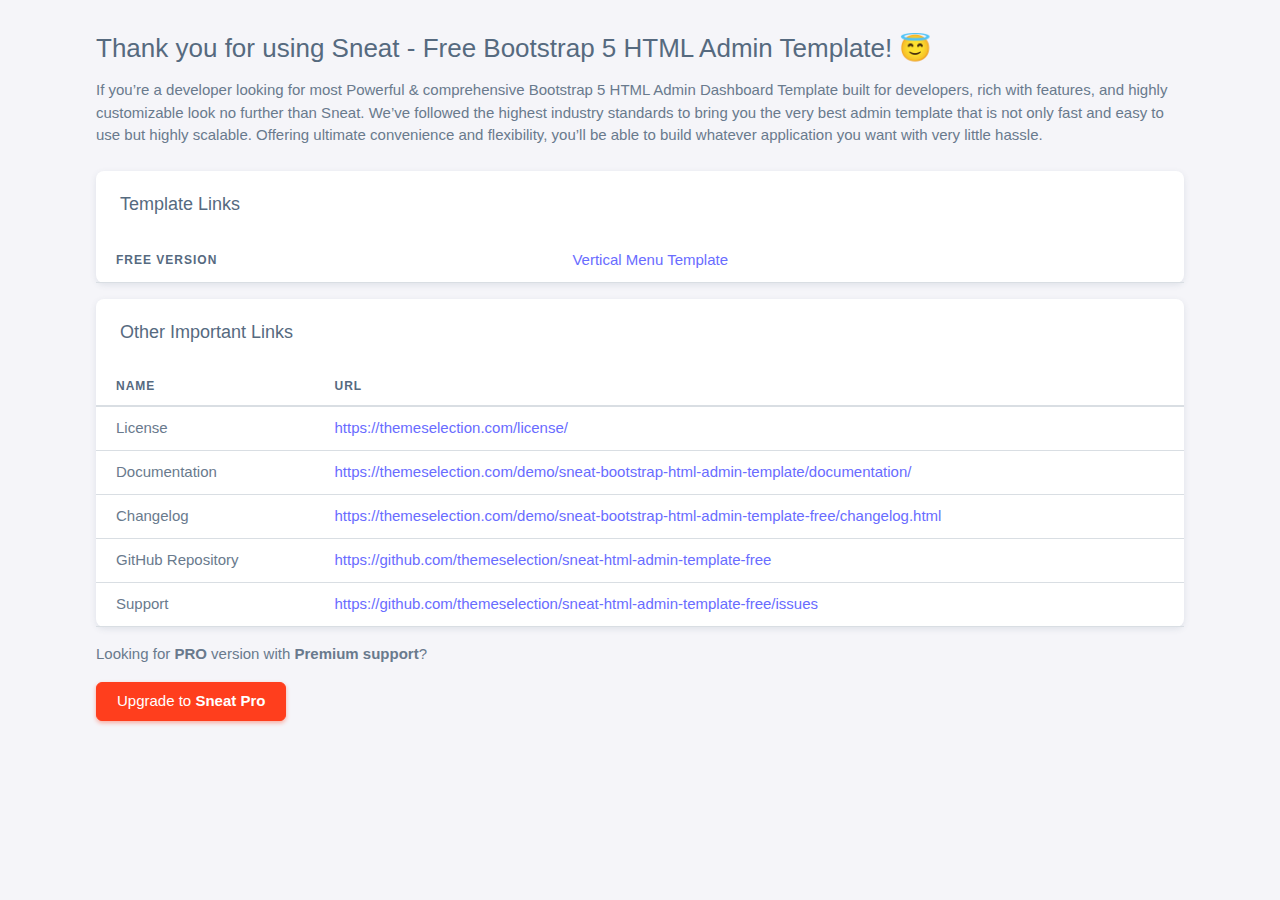
<file: assets/sneat-1.0.0/index.html>
<!DOCTYPE html>


<html lang="en" class="light-style  customizer-hide" dir="ltr" data-theme="theme-default" data-assets-path="assets/"
  data-template="vertical-menu-template-no-customizer">

<head>
  <meta charset="utf-8" />
  <meta name="viewport"
    content="width=device-width, initial-scale=1.0, user-scalable=no, minimum-scale=1.0, maximum-scale=1.0" />

  <title>Sneat - Free Bootstrap 5 HTML Admin Template</title>

  <meta name="description" content="" />

  <!-- Favicon -->
  <link rel="icon" type="image/x-icon" href="assets/img/favicon/favicon.ico" />

  <!-- Fonts -->
  <link rel="preconnect" href="https://fonts.googleapis.com">
  <link rel="preconnect" href="https://fonts.gstatic.com" crossorigin>
  <link
    href="https://fonts.googleapis.com/css2?family=Open+Sans:ital,wght@0,300;0,400;0,500;0,600;0,700;1,300;1,400;1,500;1,600;1,700&display=swap"
    rel="stylesheet">

  <!-- Core CSS -->
  <link rel="stylesheet" href="assets/vendor/css/core.css" />
  <link rel="stylesheet" href="assets/vendor/css/theme-default.css" />
  <link rel="stylesheet" href="assets/css/demo.css" />
</head>

<body>

  <!-- Content -->
  <div class="container flex-grow-1 container-p-y my-2">
    <h3>Thank you for using Sneat - Free Bootstrap 5 HTML Admin Template! 😇</h3>
    <p>If you’re a developer looking for most Powerful & comprehensive Bootstrap 5 HTML Admin Dashboard Template built
      for developers, rich with features, and highly customizable look no further than Sneat. We’ve followed the highest
      industry standards to bring you the very best admin template that is not only fast and easy to use but highly
      scalable. Offering ultimate convenience and flexibility, you’ll be able to build whatever application you want
      with very little hassle.</p>

    <!-- Examples -->
    <div class="row mt-sm-4 mt-3">
      <div class="col-12 mb-3">
        <div class="card">
          <h5 class="card-header">Template Links</h5>
          <!-- Template Demo Links -->
          <table class="table">
            <tbody>
              <tr>
                <th>Free Version</th>
                <td><a href="html/index.html" target="_blank">Vertical Menu Template</a></td>
              </tr>
            </tbody>
          </table>
          <!--/ Template Demo Links -->
        </div>
      </div>

      <div class="col-12 mb-3">
        <div class="card">

          <h5 class="card-header">Other Important Links</h5>
          <!-- Other Links -->
          <table class="table">
            <thead>
              <tr>
                <th scope="col">Name</th>
                <th scope="col">URL</th>
              </tr>
            </thead>
            <tbody>

              <tr>
                <td>License </td>
                <td>
                  <a href="https://themeselection.com/license/" target="_blank">https://themeselection.com/license/</a>
                </td>
              </tr>

              <tr>
                <td>Documentation</td>
                <td>
                  <a href="https://themeselection.com/demo/sneat-bootstrap-html-admin-template/documentation/"
                    target="_blank">https://themeselection.com/demo/sneat-bootstrap-html-admin-template/documentation/</a>
                </td>
              </tr>

              <tr>
                <td>Changelog</td>
                <td>
                  <a href="https://themeselection.com/demo/sneat-bootstrap-html-admin-template-free/changelog.html"
                    target="_blank">https://themeselection.com/demo/sneat-bootstrap-html-admin-template-free/changelog.html</a>
                </td>
              </tr>


              <tr>
                <td>GitHub Repository</td>
                <td>
                  <a href="https://github.com/themeselection/sneat-html-admin-template-free"
                    target="_blank">https://github.com/themeselection/sneat-html-admin-template-free</a>
                </td>
              </tr>


              <tr>
                <td>Support</td>
                <td>
                  <a href="https://github.com/themeselection/sneat-html-admin-template-free/issues"
                    target="_blank">https://github.com/themeselection/sneat-html-admin-template-free/issues</a>
                </td>
              </tr>

            </tbody>
          </table>
          <!--/ Other Links -->
        </div>
      </div>

      <div class="col-12 mb-3">
        <p>Looking for <strong>PRO</strong> version with <strong>Premium support</strong>?</p>
        <div class="upgrade-to-pro">
          <a href="https://themeselection.com/products/sneat-bootstrap-html-admin-template/" target="_blank"
            class="btn btn-danger">Upgrade to <strong>Sneat Pro</strong></a>
        </div>
      </div>
    </div>
  </div>
  <!-- / Content -->

</body>

</html>
</file>
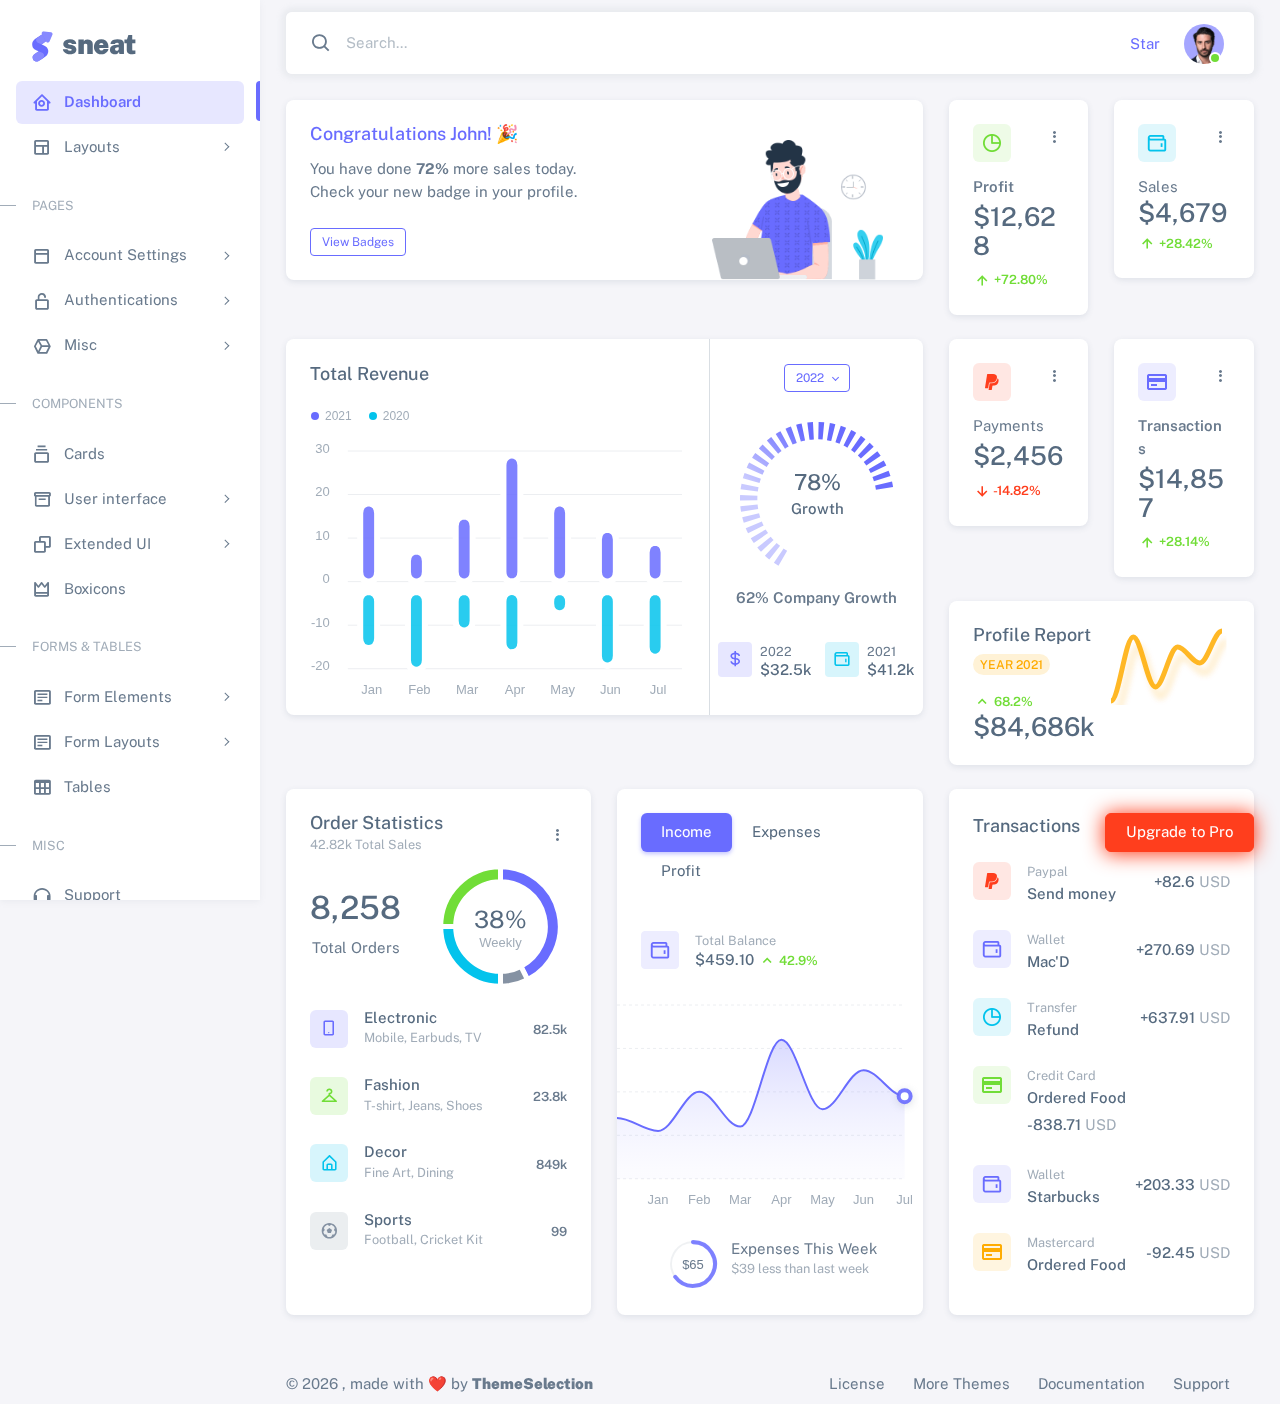
<file: assets/sneat-1.0.0/html/index.html>
<!DOCTYPE html>

<!-- =========================================================
* Sneat - Bootstrap 5 HTML Admin Template - Pro | v1.0.0
==============================================================

* Product Page: https://themeselection.com/products/sneat-bootstrap-html-admin-template/
* Created by: ThemeSelection
* License: You must have a valid license purchased in order to legally use the theme for your project.
* Copyright ThemeSelection (https://themeselection.com)

=========================================================
 -->
<!-- beautify ignore:start -->
<html
  lang="en"
  class="light-style layout-menu-fixed"
  dir="ltr"
  data-theme="theme-default"
  data-assets-path="../assets/"
  data-template="vertical-menu-template-free"
>
  <head>
    <meta charset="utf-8" />
    <meta
      name="viewport"
      content="width=device-width, initial-scale=1.0, user-scalable=no, minimum-scale=1.0, maximum-scale=1.0"
    />

    <title>Dashboard - Analytics | Sneat - Bootstrap 5 HTML Admin Template - Pro</title>

    <meta name="description" content="" />

    <!-- Favicon -->
    <link rel="icon" type="image/x-icon" href="../assets/img/favicon/favicon.ico" />

    <!-- Fonts -->
    <link rel="preconnect" href="https://fonts.googleapis.com" />
    <link rel="preconnect" href="https://fonts.gstatic.com" crossorigin />
    <link
      href="https://fonts.googleapis.com/css2?family=Public+Sans:ital,wght@0,300;0,400;0,500;0,600;0,700;1,300;1,400;1,500;1,600;1,700&display=swap"
      rel="stylesheet"
    />

    <!-- Icons. Uncomment required icon fonts -->
    <link rel="stylesheet" href="../assets/vendor/fonts/boxicons.css" />

    <!-- Core CSS -->
    <link rel="stylesheet" href="../assets/vendor/css/core.css" class="template-customizer-core-css" />
    <link rel="stylesheet" href="../assets/vendor/css/theme-default.css" class="template-customizer-theme-css" />
    <link rel="stylesheet" href="../assets/css/demo.css" />

    <!-- Vendors CSS -->
    <link rel="stylesheet" href="../assets/vendor/libs/perfect-scrollbar/perfect-scrollbar.css" />

    <link rel="stylesheet" href="../assets/vendor/libs/apex-charts/apex-charts.css" />

    <!-- Page CSS -->

    <!-- Helpers -->
    <script src="../assets/vendor/js/helpers.js"></script>

    <!--! Template customizer & Theme config files MUST be included after core stylesheets and helpers.js in the <head> section -->
    <!--? Config:  Mandatory theme config file contain global vars & default theme options, Set your preferred theme option in this file.  -->
    <script src="../assets/js/config.js"></script>
  </head>

  <body>
    <!-- Layout wrapper -->
    <div class="layout-wrapper layout-content-navbar">
      <div class="layout-container">
        <!-- Menu -->

        <aside id="layout-menu" class="layout-menu menu-vertical menu bg-menu-theme">
          <div class="app-brand demo">
            <a href="index.html" class="app-brand-link">
              <span class="app-brand-logo demo">
                <svg
                  width="25"
                  viewBox="0 0 25 42"
                  version="1.1"
                  xmlns="http://www.w3.org/2000/svg"
                  xmlns:xlink="http://www.w3.org/1999/xlink"
                >
                  <defs>
                    <path
                      d="M13.7918663,0.358365126 L3.39788168,7.44174259 C0.566865006,9.69408886 -0.379795268,12.4788597 0.557900856,15.7960551 C0.68998853,16.2305145 1.09562888,17.7872135 3.12357076,19.2293357 C3.8146334,19.7207684 5.32369333,20.3834223 7.65075054,21.2172976 L7.59773219,21.2525164 L2.63468769,24.5493413 C0.445452254,26.3002124 0.0884951797,28.5083815 1.56381646,31.1738486 C2.83770406,32.8170431 5.20850219,33.2640127 7.09180128,32.5391577 C8.347334,32.0559211 11.4559176,30.0011079 16.4175519,26.3747182 C18.0338572,24.4997857 18.6973423,22.4544883 18.4080071,20.2388261 C17.963753,17.5346866 16.1776345,15.5799961 13.0496516,14.3747546 L10.9194936,13.4715819 L18.6192054,7.984237 L13.7918663,0.358365126 Z"
                      id="path-1"
                    ></path>
                    <path
                      d="M5.47320593,6.00457225 C4.05321814,8.216144 4.36334763,10.0722806 6.40359441,11.5729822 C8.61520715,12.571656 10.0999176,13.2171421 10.8577257,13.5094407 L15.5088241,14.433041 L18.6192054,7.984237 C15.5364148,3.11535317 13.9273018,0.573395879 13.7918663,0.358365126 C13.5790555,0.511491653 10.8061687,2.3935607 5.47320593,6.00457225 Z"
                      id="path-3"
                    ></path>
                    <path
                      d="M7.50063644,21.2294429 L12.3234468,23.3159332 C14.1688022,24.7579751 14.397098,26.4880487 13.008334,28.506154 C11.6195701,30.5242593 10.3099883,31.790241 9.07958868,32.3040991 C5.78142938,33.4346997 4.13234973,34 4.13234973,34 C4.13234973,34 2.75489982,33.0538207 2.37032616e-14,31.1614621 C-0.55822714,27.8186216 -0.55822714,26.0572515 -4.05231404e-15,25.8773518 C0.83734071,25.6075023 2.77988457,22.8248993 3.3049379,22.52991 C3.65497346,22.3332504 5.05353963,21.8997614 7.50063644,21.2294429 Z"
                      id="path-4"
                    ></path>
                    <path
                      d="M20.6,7.13333333 L25.6,13.8 C26.2627417,14.6836556 26.0836556,15.9372583 25.2,16.6 C24.8538077,16.8596443 24.4327404,17 24,17 L14,17 C12.8954305,17 12,16.1045695 12,15 C12,14.5672596 12.1403557,14.1461923 12.4,13.8 L17.4,7.13333333 C18.0627417,6.24967773 19.3163444,6.07059163 20.2,6.73333333 C20.3516113,6.84704183 20.4862915,6.981722 20.6,7.13333333 Z"
                      id="path-5"
                    ></path>
                  </defs>
                  <g id="g-app-brand" stroke="none" stroke-width="1" fill="none" fill-rule="evenodd">
                    <g id="Brand-Logo" transform="translate(-27.000000, -15.000000)">
                      <g id="Icon" transform="translate(27.000000, 15.000000)">
                        <g id="Mask" transform="translate(0.000000, 8.000000)">
                          <mask id="mask-2" fill="white">
                            <use xlink:href="#path-1"></use>
                          </mask>
                          <use fill="#696cff" xlink:href="#path-1"></use>
                          <g id="Path-3" mask="url(#mask-2)">
                            <use fill="#696cff" xlink:href="#path-3"></use>
                            <use fill-opacity="0.2" fill="#FFFFFF" xlink:href="#path-3"></use>
                          </g>
                          <g id="Path-4" mask="url(#mask-2)">
                            <use fill="#696cff" xlink:href="#path-4"></use>
                            <use fill-opacity="0.2" fill="#FFFFFF" xlink:href="#path-4"></use>
                          </g>
                        </g>
                        <g
                          id="Triangle"
                          transform="translate(19.000000, 11.000000) rotate(-300.000000) translate(-19.000000, -11.000000) "
                        >
                          <use fill="#696cff" xlink:href="#path-5"></use>
                          <use fill-opacity="0.2" fill="#FFFFFF" xlink:href="#path-5"></use>
                        </g>
                      </g>
                    </g>
                  </g>
                </svg>
              </span>
              <span class="app-brand-text demo menu-text fw-bolder ms-2">Sneat</span>
            </a>

            <a href="javascript:void(0);" class="layout-menu-toggle menu-link text-large ms-auto d-block d-xl-none">
              <i class="bx bx-chevron-left bx-sm align-middle"></i>
            </a>
          </div>

          <div class="menu-inner-shadow"></div>

          <ul class="menu-inner py-1">
            <!-- Dashboard -->
            <li class="menu-item active">
              <a href="index.html" class="menu-link">
                <i class="menu-icon tf-icons bx bx-home-circle"></i>
                <div data-i18n="Analytics">Dashboard</div>
              </a>
            </li>

            <!-- Layouts -->
            <li class="menu-item">
              <a href="javascript:void(0);" class="menu-link menu-toggle">
                <i class="menu-icon tf-icons bx bx-layout"></i>
                <div data-i18n="Layouts">Layouts</div>
              </a>

              <ul class="menu-sub">
                <li class="menu-item">
                  <a href="layouts-without-menu.html" class="menu-link">
                    <div data-i18n="Without menu">Without menu</div>
                  </a>
                </li>
                <li class="menu-item">
                  <a href="layouts-without-navbar.html" class="menu-link">
                    <div data-i18n="Without navbar">Without navbar</div>
                  </a>
                </li>
                <li class="menu-item">
                  <a href="layouts-container.html" class="menu-link">
                    <div data-i18n="Container">Container</div>
                  </a>
                </li>
                <li class="menu-item">
                  <a href="layouts-fluid.html" class="menu-link">
                    <div data-i18n="Fluid">Fluid</div>
                  </a>
                </li>
                <li class="menu-item">
                  <a href="layouts-blank.html" class="menu-link">
                    <div data-i18n="Blank">Blank</div>
                  </a>
                </li>
              </ul>
            </li>

            <li class="menu-header small text-uppercase">
              <span class="menu-header-text">Pages</span>
            </li>
            <li class="menu-item">
              <a href="javascript:void(0);" class="menu-link menu-toggle">
                <i class="menu-icon tf-icons bx bx-dock-top"></i>
                <div data-i18n="Account Settings">Account Settings</div>
              </a>
              <ul class="menu-sub">
                <li class="menu-item">
                  <a href="pages-account-settings-account.html" class="menu-link">
                    <div data-i18n="Account">Account</div>
                  </a>
                </li>
                <li class="menu-item">
                  <a href="pages-account-settings-notifications.html" class="menu-link">
                    <div data-i18n="Notifications">Notifications</div>
                  </a>
                </li>
                <li class="menu-item">
                  <a href="pages-account-settings-connections.html" class="menu-link">
                    <div data-i18n="Connections">Connections</div>
                  </a>
                </li>
              </ul>
            </li>
            <li class="menu-item">
              <a href="javascript:void(0);" class="menu-link menu-toggle">
                <i class="menu-icon tf-icons bx bx-lock-open-alt"></i>
                <div data-i18n="Authentications">Authentications</div>
              </a>
              <ul class="menu-sub">
                <li class="menu-item">
                  <a href="auth-login-basic.html" class="menu-link" target="_blank">
                    <div data-i18n="Basic">Login</div>
                  </a>
                </li>
                <li class="menu-item">
                  <a href="auth-register-basic.html" class="menu-link" target="_blank">
                    <div data-i18n="Basic">Register</div>
                  </a>
                </li>
                <li class="menu-item">
                  <a href="auth-forgot-password-basic.html" class="menu-link" target="_blank">
                    <div data-i18n="Basic">Forgot Password</div>
                  </a>
                </li>
              </ul>
            </li>
            <li class="menu-item">
              <a href="javascript:void(0);" class="menu-link menu-toggle">
                <i class="menu-icon tf-icons bx bx-cube-alt"></i>
                <div data-i18n="Misc">Misc</div>
              </a>
              <ul class="menu-sub">
                <li class="menu-item">
                  <a href="pages-misc-error.html" class="menu-link">
                    <div data-i18n="Error">Error</div>
                  </a>
                </li>
                <li class="menu-item">
                  <a href="pages-misc-under-maintenance.html" class="menu-link">
                    <div data-i18n="Under Maintenance">Under Maintenance</div>
                  </a>
                </li>
              </ul>
            </li>
            <!-- Components -->
            <li class="menu-header small text-uppercase"><span class="menu-header-text">Components</span></li>
            <!-- Cards -->
            <li class="menu-item">
              <a href="cards-basic.html" class="menu-link">
                <i class="menu-icon tf-icons bx bx-collection"></i>
                <div data-i18n="Basic">Cards</div>
              </a>
            </li>
            <!-- User interface -->
            <li class="menu-item">
              <a href="javascript:void(0)" class="menu-link menu-toggle">
                <i class="menu-icon tf-icons bx bx-box"></i>
                <div data-i18n="User interface">User interface</div>
              </a>
              <ul class="menu-sub">
                <li class="menu-item">
                  <a href="ui-accordion.html" class="menu-link">
                    <div data-i18n="Accordion">Accordion</div>
                  </a>
                </li>
                <li class="menu-item">
                  <a href="ui-alerts.html" class="menu-link">
                    <div data-i18n="Alerts">Alerts</div>
                  </a>
                </li>
                <li class="menu-item">
                  <a href="ui-badges.html" class="menu-link">
                    <div data-i18n="Badges">Badges</div>
                  </a>
                </li>
                <li class="menu-item">
                  <a href="ui-buttons.html" class="menu-link">
                    <div data-i18n="Buttons">Buttons</div>
                  </a>
                </li>
                <li class="menu-item">
                  <a href="ui-carousel.html" class="menu-link">
                    <div data-i18n="Carousel">Carousel</div>
                  </a>
                </li>
                <li class="menu-item">
                  <a href="ui-collapse.html" class="menu-link">
                    <div data-i18n="Collapse">Collapse</div>
                  </a>
                </li>
                <li class="menu-item">
                  <a href="ui-dropdowns.html" class="menu-link">
                    <div data-i18n="Dropdowns">Dropdowns</div>
                  </a>
                </li>
                <li class="menu-item">
                  <a href="ui-footer.html" class="menu-link">
                    <div data-i18n="Footer">Footer</div>
                  </a>
                </li>
                <li class="menu-item">
                  <a href="ui-list-groups.html" class="menu-link">
                    <div data-i18n="List Groups">List groups</div>
                  </a>
                </li>
                <li class="menu-item">
                  <a href="ui-modals.html" class="menu-link">
                    <div data-i18n="Modals">Modals</div>
                  </a>
                </li>
                <li class="menu-item">
                  <a href="ui-navbar.html" class="menu-link">
                    <div data-i18n="Navbar">Navbar</div>
                  </a>
                </li>
                <li class="menu-item">
                  <a href="ui-offcanvas.html" class="menu-link">
                    <div data-i18n="Offcanvas">Offcanvas</div>
                  </a>
                </li>
                <li class="menu-item">
                  <a href="ui-pagination-breadcrumbs.html" class="menu-link">
                    <div data-i18n="Pagination &amp; Breadcrumbs">Pagination &amp; Breadcrumbs</div>
                  </a>
                </li>
                <li class="menu-item">
                  <a href="ui-progress.html" class="menu-link">
                    <div data-i18n="Progress">Progress</div>
                  </a>
                </li>
                <li class="menu-item">
                  <a href="ui-spinners.html" class="menu-link">
                    <div data-i18n="Spinners">Spinners</div>
                  </a>
                </li>
                <li class="menu-item">
                  <a href="ui-tabs-pills.html" class="menu-link">
                    <div data-i18n="Tabs &amp; Pills">Tabs &amp; Pills</div>
                  </a>
                </li>
                <li class="menu-item">
                  <a href="ui-toasts.html" class="menu-link">
                    <div data-i18n="Toasts">Toasts</div>
                  </a>
                </li>
                <li class="menu-item">
                  <a href="ui-tooltips-popovers.html" class="menu-link">
                    <div data-i18n="Tooltips & Popovers">Tooltips &amp; popovers</div>
                  </a>
                </li>
                <li class="menu-item">
                  <a href="ui-typography.html" class="menu-link">
                    <div data-i18n="Typography">Typography</div>
                  </a>
                </li>
              </ul>
            </li>

            <!-- Extended components -->
            <li class="menu-item">
              <a href="javascript:void(0)" class="menu-link menu-toggle">
                <i class="menu-icon tf-icons bx bx-copy"></i>
                <div data-i18n="Extended UI">Extended UI</div>
              </a>
              <ul class="menu-sub">
                <li class="menu-item">
                  <a href="extended-ui-perfect-scrollbar.html" class="menu-link">
                    <div data-i18n="Perfect Scrollbar">Perfect scrollbar</div>
                  </a>
                </li>
                <li class="menu-item">
                  <a href="extended-ui-text-divider.html" class="menu-link">
                    <div data-i18n="Text Divider">Text Divider</div>
                  </a>
                </li>
              </ul>
            </li>

            <li class="menu-item">
              <a href="icons-boxicons.html" class="menu-link">
                <i class="menu-icon tf-icons bx bx-crown"></i>
                <div data-i18n="Boxicons">Boxicons</div>
              </a>
            </li>

            <!-- Forms & Tables -->
            <li class="menu-header small text-uppercase"><span class="menu-header-text">Forms &amp; Tables</span></li>
            <!-- Forms -->
            <li class="menu-item">
              <a href="javascript:void(0);" class="menu-link menu-toggle">
                <i class="menu-icon tf-icons bx bx-detail"></i>
                <div data-i18n="Form Elements">Form Elements</div>
              </a>
              <ul class="menu-sub">
                <li class="menu-item">
                  <a href="forms-basic-inputs.html" class="menu-link">
                    <div data-i18n="Basic Inputs">Basic Inputs</div>
                  </a>
                </li>
                <li class="menu-item">
                  <a href="forms-input-groups.html" class="menu-link">
                    <div data-i18n="Input groups">Input groups</div>
                  </a>
                </li>
              </ul>
            </li>
            <li class="menu-item">
              <a href="javascript:void(0);" class="menu-link menu-toggle">
                <i class="menu-icon tf-icons bx bx-detail"></i>
                <div data-i18n="Form Layouts">Form Layouts</div>
              </a>
              <ul class="menu-sub">
                <li class="menu-item">
                  <a href="form-layouts-vertical.html" class="menu-link">
                    <div data-i18n="Vertical Form">Vertical Form</div>
                  </a>
                </li>
                <li class="menu-item">
                  <a href="form-layouts-horizontal.html" class="menu-link">
                    <div data-i18n="Horizontal Form">Horizontal Form</div>
                  </a>
                </li>
              </ul>
            </li>
            <!-- Tables -->
            <li class="menu-item">
              <a href="tables-basic.html" class="menu-link">
                <i class="menu-icon tf-icons bx bx-table"></i>
                <div data-i18n="Tables">Tables</div>
              </a>
            </li>
            <!-- Misc -->
            <li class="menu-header small text-uppercase"><span class="menu-header-text">Misc</span></li>
            <li class="menu-item">
              <a
                href="https://github.com/themeselection/sneat-html-admin-template-free/issues"
                target="_blank"
                class="menu-link"
              >
                <i class="menu-icon tf-icons bx bx-support"></i>
                <div data-i18n="Support">Support</div>
              </a>
            </li>
            <li class="menu-item">
              <a
                href="https://themeselection.com/demo/sneat-bootstrap-html-admin-template/documentation/"
                target="_blank"
                class="menu-link"
              >
                <i class="menu-icon tf-icons bx bx-file"></i>
                <div data-i18n="Documentation">Documentation</div>
              </a>
            </li>
          </ul>
        </aside>
        <!-- / Menu -->

        <!-- Layout container -->
        <div class="layout-page">
          <!-- Navbar -->

          <nav
            class="layout-navbar container-xxl navbar navbar-expand-xl navbar-detached align-items-center bg-navbar-theme"
            id="layout-navbar"
          >
            <div class="layout-menu-toggle navbar-nav align-items-xl-center me-3 me-xl-0 d-xl-none">
              <a class="nav-item nav-link px-0 me-xl-4" href="javascript:void(0)">
                <i class="bx bx-menu bx-sm"></i>
              </a>
            </div>

            <div class="navbar-nav-right d-flex align-items-center" id="navbar-collapse">
              <!-- Search -->
              <div class="navbar-nav align-items-center">
                <div class="nav-item d-flex align-items-center">
                  <i class="bx bx-search fs-4 lh-0"></i>
                  <input
                    type="text"
                    class="form-control border-0 shadow-none"
                    placeholder="Search..."
                    aria-label="Search..."
                  />
                </div>
              </div>
              <!-- /Search -->

              <ul class="navbar-nav flex-row align-items-center ms-auto">
                <!-- Place this tag where you want the button to render. -->
                <li class="nav-item lh-1 me-3">
                  <a
                    class="github-button"
                    href="https://github.com/themeselection/sneat-html-admin-template-free"
                    data-icon="octicon-star"
                    data-size="large"
                    data-show-count="true"
                    aria-label="Star themeselection/sneat-html-admin-template-free on GitHub"
                    >Star</a
                  >
                </li>

                <!-- User -->
                <li class="nav-item navbar-dropdown dropdown-user dropdown">
                  <a class="nav-link dropdown-toggle hide-arrow" href="javascript:void(0);" data-bs-toggle="dropdown">
                    <div class="avatar avatar-online">
                      <img src="../assets/img/avatars/1.png" alt class="w-px-40 h-auto rounded-circle" />
                    </div>
                  </a>
                  <ul class="dropdown-menu dropdown-menu-end">
                    <li>
                      <a class="dropdown-item" href="#">
                        <div class="d-flex">
                          <div class="flex-shrink-0 me-3">
                            <div class="avatar avatar-online">
                              <img src="../assets/img/avatars/1.png" alt class="w-px-40 h-auto rounded-circle" />
                            </div>
                          </div>
                          <div class="flex-grow-1">
                            <span class="fw-semibold d-block">John Doe</span>
                            <small class="text-muted">Admin</small>
                          </div>
                        </div>
                      </a>
                    </li>
                    <li>
                      <div class="dropdown-divider"></div>
                    </li>
                    <li>
                      <a class="dropdown-item" href="#">
                        <i class="bx bx-user me-2"></i>
                        <span class="align-middle">My Profile</span>
                      </a>
                    </li>
                    <li>
                      <a class="dropdown-item" href="#">
                        <i class="bx bx-cog me-2"></i>
                        <span class="align-middle">Settings</span>
                      </a>
                    </li>
                    <li>
                      <a class="dropdown-item" href="#">
                        <span class="d-flex align-items-center align-middle">
                          <i class="flex-shrink-0 bx bx-credit-card me-2"></i>
                          <span class="flex-grow-1 align-middle">Billing</span>
                          <span class="flex-shrink-0 badge badge-center rounded-pill bg-danger w-px-20 h-px-20">4</span>
                        </span>
                      </a>
                    </li>
                    <li>
                      <div class="dropdown-divider"></div>
                    </li>
                    <li>
                      <a class="dropdown-item" href="auth-login-basic.html">
                        <i class="bx bx-power-off me-2"></i>
                        <span class="align-middle">Log Out</span>
                      </a>
                    </li>
                  </ul>
                </li>
                <!--/ User -->
              </ul>
            </div>
          </nav>

          <!-- / Navbar -->

          <!-- Content wrapper -->
          <div class="content-wrapper">
            <!-- Content -->

            <div class="container-xxl flex-grow-1 container-p-y">
              <div class="row">
                <div class="col-lg-8 mb-4 order-0">
                  <div class="card">
                    <div class="d-flex align-items-end row">
                      <div class="col-sm-7">
                        <div class="card-body">
                          <h5 class="card-title text-primary">Congratulations John! 🎉</h5>
                          <p class="mb-4">
                            You have done <span class="fw-bold">72%</span> more sales today. Check your new badge in
                            your profile.
                          </p>

                          <a href="javascript:;" class="btn btn-sm btn-outline-primary">View Badges</a>
                        </div>
                      </div>
                      <div class="col-sm-5 text-center text-sm-left">
                        <div class="card-body pb-0 px-0 px-md-4">
                          <img
                            src="../assets/img/illustrations/man-with-laptop-light.png"
                            height="140"
                            alt="View Badge User"
                            data-app-dark-img="illustrations/man-with-laptop-dark.png"
                            data-app-light-img="illustrations/man-with-laptop-light.png"
                          />
                        </div>
                      </div>
                    </div>
                  </div>
                </div>
                <div class="col-lg-4 col-md-4 order-1">
                  <div class="row">
                    <div class="col-lg-6 col-md-12 col-6 mb-4">
                      <div class="card">
                        <div class="card-body">
                          <div class="card-title d-flex align-items-start justify-content-between">
                            <div class="avatar flex-shrink-0">
                              <img
                                src="../assets/img/icons/unicons/chart-success.png"
                                alt="chart success"
                                class="rounded"
                              />
                            </div>
                            <div class="dropdown">
                              <button
                                class="btn p-0"
                                type="button"
                                id="cardOpt3"
                                data-bs-toggle="dropdown"
                                aria-haspopup="true"
                                aria-expanded="false"
                              >
                                <i class="bx bx-dots-vertical-rounded"></i>
                              </button>
                              <div class="dropdown-menu dropdown-menu-end" aria-labelledby="cardOpt3">
                                <a class="dropdown-item" href="javascript:void(0);">View More</a>
                                <a class="dropdown-item" href="javascript:void(0);">Delete</a>
                              </div>
                            </div>
                          </div>
                          <span class="fw-semibold d-block mb-1">Profit</span>
                          <h3 class="card-title mb-2">$12,628</h3>
                          <small class="text-success fw-semibold"><i class="bx bx-up-arrow-alt"></i> +72.80%</small>
                        </div>
                      </div>
                    </div>
                    <div class="col-lg-6 col-md-12 col-6 mb-4">
                      <div class="card">
                        <div class="card-body">
                          <div class="card-title d-flex align-items-start justify-content-between">
                            <div class="avatar flex-shrink-0">
                              <img
                                src="../assets/img/icons/unicons/wallet-info.png"
                                alt="Credit Card"
                                class="rounded"
                              />
                            </div>
                            <div class="dropdown">
                              <button
                                class="btn p-0"
                                type="button"
                                id="cardOpt6"
                                data-bs-toggle="dropdown"
                                aria-haspopup="true"
                                aria-expanded="false"
                              >
                                <i class="bx bx-dots-vertical-rounded"></i>
                              </button>
                              <div class="dropdown-menu dropdown-menu-end" aria-labelledby="cardOpt6">
                                <a class="dropdown-item" href="javascript:void(0);">View More</a>
                                <a class="dropdown-item" href="javascript:void(0);">Delete</a>
                              </div>
                            </div>
                          </div>
                          <span>Sales</span>
                          <h3 class="card-title text-nowrap mb-1">$4,679</h3>
                          <small class="text-success fw-semibold"><i class="bx bx-up-arrow-alt"></i> +28.42%</small>
                        </div>
                      </div>
                    </div>
                  </div>
                </div>
                <!-- Total Revenue -->
                <div class="col-12 col-lg-8 order-2 order-md-3 order-lg-2 mb-4">
                  <div class="card">
                    <div class="row row-bordered g-0">
                      <div class="col-md-8">
                        <h5 class="card-header m-0 me-2 pb-3">Total Revenue</h5>
                        <div id="totalRevenueChart" class="px-2"></div>
                      </div>
                      <div class="col-md-4">
                        <div class="card-body">
                          <div class="text-center">
                            <div class="dropdown">
                              <button
                                class="btn btn-sm btn-outline-primary dropdown-toggle"
                                type="button"
                                id="growthReportId"
                                data-bs-toggle="dropdown"
                                aria-haspopup="true"
                                aria-expanded="false"
                              >
                                2022
                              </button>
                              <div class="dropdown-menu dropdown-menu-end" aria-labelledby="growthReportId">
                                <a class="dropdown-item" href="javascript:void(0);">2021</a>
                                <a class="dropdown-item" href="javascript:void(0);">2020</a>
                                <a class="dropdown-item" href="javascript:void(0);">2019</a>
                              </div>
                            </div>
                          </div>
                        </div>
                        <div id="growthChart"></div>
                        <div class="text-center fw-semibold pt-3 mb-2">62% Company Growth</div>

                        <div class="d-flex px-xxl-4 px-lg-2 p-4 gap-xxl-3 gap-lg-1 gap-3 justify-content-between">
                          <div class="d-flex">
                            <div class="me-2">
                              <span class="badge bg-label-primary p-2"><i class="bx bx-dollar text-primary"></i></span>
                            </div>
                            <div class="d-flex flex-column">
                              <small>2022</small>
                              <h6 class="mb-0">$32.5k</h6>
                            </div>
                          </div>
                          <div class="d-flex">
                            <div class="me-2">
                              <span class="badge bg-label-info p-2"><i class="bx bx-wallet text-info"></i></span>
                            </div>
                            <div class="d-flex flex-column">
                              <small>2021</small>
                              <h6 class="mb-0">$41.2k</h6>
                            </div>
                          </div>
                        </div>
                      </div>
                    </div>
                  </div>
                </div>
                <!--/ Total Revenue -->
                <div class="col-12 col-md-8 col-lg-4 order-3 order-md-2">
                  <div class="row">
                    <div class="col-6 mb-4">
                      <div class="card">
                        <div class="card-body">
                          <div class="card-title d-flex align-items-start justify-content-between">
                            <div class="avatar flex-shrink-0">
                              <img src="../assets/img/icons/unicons/paypal.png" alt="Credit Card" class="rounded" />
                            </div>
                            <div class="dropdown">
                              <button
                                class="btn p-0"
                                type="button"
                                id="cardOpt4"
                                data-bs-toggle="dropdown"
                                aria-haspopup="true"
                                aria-expanded="false"
                              >
                                <i class="bx bx-dots-vertical-rounded"></i>
                              </button>
                              <div class="dropdown-menu dropdown-menu-end" aria-labelledby="cardOpt4">
                                <a class="dropdown-item" href="javascript:void(0);">View More</a>
                                <a class="dropdown-item" href="javascript:void(0);">Delete</a>
                              </div>
                            </div>
                          </div>
                          <span class="d-block mb-1">Payments</span>
                          <h3 class="card-title text-nowrap mb-2">$2,456</h3>
                          <small class="text-danger fw-semibold"><i class="bx bx-down-arrow-alt"></i> -14.82%</small>
                        </div>
                      </div>
                    </div>
                    <div class="col-6 mb-4">
                      <div class="card">
                        <div class="card-body">
                          <div class="card-title d-flex align-items-start justify-content-between">
                            <div class="avatar flex-shrink-0">
                              <img src="../assets/img/icons/unicons/cc-primary.png" alt="Credit Card" class="rounded" />
                            </div>
                            <div class="dropdown">
                              <button
                                class="btn p-0"
                                type="button"
                                id="cardOpt1"
                                data-bs-toggle="dropdown"
                                aria-haspopup="true"
                                aria-expanded="false"
                              >
                                <i class="bx bx-dots-vertical-rounded"></i>
                              </button>
                              <div class="dropdown-menu" aria-labelledby="cardOpt1">
                                <a class="dropdown-item" href="javascript:void(0);">View More</a>
                                <a class="dropdown-item" href="javascript:void(0);">Delete</a>
                              </div>
                            </div>
                          </div>
                          <span class="fw-semibold d-block mb-1">Transactions</span>
                          <h3 class="card-title mb-2">$14,857</h3>
                          <small class="text-success fw-semibold"><i class="bx bx-up-arrow-alt"></i> +28.14%</small>
                        </div>
                      </div>
                    </div>
                    <!-- </div>
    <div class="row"> -->
                    <div class="col-12 mb-4">
                      <div class="card">
                        <div class="card-body">
                          <div class="d-flex justify-content-between flex-sm-row flex-column gap-3">
                            <div class="d-flex flex-sm-column flex-row align-items-start justify-content-between">
                              <div class="card-title">
                                <h5 class="text-nowrap mb-2">Profile Report</h5>
                                <span class="badge bg-label-warning rounded-pill">Year 2021</span>
                              </div>
                              <div class="mt-sm-auto">
                                <small class="text-success text-nowrap fw-semibold"
                                  ><i class="bx bx-chevron-up"></i> 68.2%</small
                                >
                                <h3 class="mb-0">$84,686k</h3>
                              </div>
                            </div>
                            <div id="profileReportChart"></div>
                          </div>
                        </div>
                      </div>
                    </div>
                  </div>
                </div>
              </div>
              <div class="row">
                <!-- Order Statistics -->
                <div class="col-md-6 col-lg-4 col-xl-4 order-0 mb-4">
                  <div class="card h-100">
                    <div class="card-header d-flex align-items-center justify-content-between pb-0">
                      <div class="card-title mb-0">
                        <h5 class="m-0 me-2">Order Statistics</h5>
                        <small class="text-muted">42.82k Total Sales</small>
                      </div>
                      <div class="dropdown">
                        <button
                          class="btn p-0"
                          type="button"
                          id="orederStatistics"
                          data-bs-toggle="dropdown"
                          aria-haspopup="true"
                          aria-expanded="false"
                        >
                          <i class="bx bx-dots-vertical-rounded"></i>
                        </button>
                        <div class="dropdown-menu dropdown-menu-end" aria-labelledby="orederStatistics">
                          <a class="dropdown-item" href="javascript:void(0);">Select All</a>
                          <a class="dropdown-item" href="javascript:void(0);">Refresh</a>
                          <a class="dropdown-item" href="javascript:void(0);">Share</a>
                        </div>
                      </div>
                    </div>
                    <div class="card-body">
                      <div class="d-flex justify-content-between align-items-center mb-3">
                        <div class="d-flex flex-column align-items-center gap-1">
                          <h2 class="mb-2">8,258</h2>
                          <span>Total Orders</span>
                        </div>
                        <div id="orderStatisticsChart"></div>
                      </div>
                      <ul class="p-0 m-0">
                        <li class="d-flex mb-4 pb-1">
                          <div class="avatar flex-shrink-0 me-3">
                            <span class="avatar-initial rounded bg-label-primary"
                              ><i class="bx bx-mobile-alt"></i
                            ></span>
                          </div>
                          <div class="d-flex w-100 flex-wrap align-items-center justify-content-between gap-2">
                            <div class="me-2">
                              <h6 class="mb-0">Electronic</h6>
                              <small class="text-muted">Mobile, Earbuds, TV</small>
                            </div>
                            <div class="user-progress">
                              <small class="fw-semibold">82.5k</small>
                            </div>
                          </div>
                        </li>
                        <li class="d-flex mb-4 pb-1">
                          <div class="avatar flex-shrink-0 me-3">
                            <span class="avatar-initial rounded bg-label-success"><i class="bx bx-closet"></i></span>
                          </div>
                          <div class="d-flex w-100 flex-wrap align-items-center justify-content-between gap-2">
                            <div class="me-2">
                              <h6 class="mb-0">Fashion</h6>
                              <small class="text-muted">T-shirt, Jeans, Shoes</small>
                            </div>
                            <div class="user-progress">
                              <small class="fw-semibold">23.8k</small>
                            </div>
                          </div>
                        </li>
                        <li class="d-flex mb-4 pb-1">
                          <div class="avatar flex-shrink-0 me-3">
                            <span class="avatar-initial rounded bg-label-info"><i class="bx bx-home-alt"></i></span>
                          </div>
                          <div class="d-flex w-100 flex-wrap align-items-center justify-content-between gap-2">
                            <div class="me-2">
                              <h6 class="mb-0">Decor</h6>
                              <small class="text-muted">Fine Art, Dining</small>
                            </div>
                            <div class="user-progress">
                              <small class="fw-semibold">849k</small>
                            </div>
                          </div>
                        </li>
                        <li class="d-flex">
                          <div class="avatar flex-shrink-0 me-3">
                            <span class="avatar-initial rounded bg-label-secondary"
                              ><i class="bx bx-football"></i
                            ></span>
                          </div>
                          <div class="d-flex w-100 flex-wrap align-items-center justify-content-between gap-2">
                            <div class="me-2">
                              <h6 class="mb-0">Sports</h6>
                              <small class="text-muted">Football, Cricket Kit</small>
                            </div>
                            <div class="user-progress">
                              <small class="fw-semibold">99</small>
                            </div>
                          </div>
                        </li>
                      </ul>
                    </div>
                  </div>
                </div>
                <!--/ Order Statistics -->

                <!-- Expense Overview -->
                <div class="col-md-6 col-lg-4 order-1 mb-4">
                  <div class="card h-100">
                    <div class="card-header">
                      <ul class="nav nav-pills" role="tablist">
                        <li class="nav-item">
                          <button
                            type="button"
                            class="nav-link active"
                            role="tab"
                            data-bs-toggle="tab"
                            data-bs-target="#navs-tabs-line-card-income"
                            aria-controls="navs-tabs-line-card-income"
                            aria-selected="true"
                          >
                            Income
                          </button>
                        </li>
                        <li class="nav-item">
                          <button type="button" class="nav-link" role="tab">Expenses</button>
                        </li>
                        <li class="nav-item">
                          <button type="button" class="nav-link" role="tab">Profit</button>
                        </li>
                      </ul>
                    </div>
                    <div class="card-body px-0">
                      <div class="tab-content p-0">
                        <div class="tab-pane fade show active" id="navs-tabs-line-card-income" role="tabpanel">
                          <div class="d-flex p-4 pt-3">
                            <div class="avatar flex-shrink-0 me-3">
                              <img src="../assets/img/icons/unicons/wallet.png" alt="User" />
                            </div>
                            <div>
                              <small class="text-muted d-block">Total Balance</small>
                              <div class="d-flex align-items-center">
                                <h6 class="mb-0 me-1">$459.10</h6>
                                <small class="text-success fw-semibold">
                                  <i class="bx bx-chevron-up"></i>
                                  42.9%
                                </small>
                              </div>
                            </div>
                          </div>
                          <div id="incomeChart"></div>
                          <div class="d-flex justify-content-center pt-4 gap-2">
                            <div class="flex-shrink-0">
                              <div id="expensesOfWeek"></div>
                            </div>
                            <div>
                              <p class="mb-n1 mt-1">Expenses This Week</p>
                              <small class="text-muted">$39 less than last week</small>
                            </div>
                          </div>
                        </div>
                      </div>
                    </div>
                  </div>
                </div>
                <!--/ Expense Overview -->

                <!-- Transactions -->
                <div class="col-md-6 col-lg-4 order-2 mb-4">
                  <div class="card h-100">
                    <div class="card-header d-flex align-items-center justify-content-between">
                      <h5 class="card-title m-0 me-2">Transactions</h5>
                      <div class="dropdown">
                        <button
                          class="btn p-0"
                          type="button"
                          id="transactionID"
                          data-bs-toggle="dropdown"
                          aria-haspopup="true"
                          aria-expanded="false"
                        >
                          <i class="bx bx-dots-vertical-rounded"></i>
                        </button>
                        <div class="dropdown-menu dropdown-menu-end" aria-labelledby="transactionID">
                          <a class="dropdown-item" href="javascript:void(0);">Last 28 Days</a>
                          <a class="dropdown-item" href="javascript:void(0);">Last Month</a>
                          <a class="dropdown-item" href="javascript:void(0);">Last Year</a>
                        </div>
                      </div>
                    </div>
                    <div class="card-body">
                      <ul class="p-0 m-0">
                        <li class="d-flex mb-4 pb-1">
                          <div class="avatar flex-shrink-0 me-3">
                            <img src="../assets/img/icons/unicons/paypal.png" alt="User" class="rounded" />
                          </div>
                          <div class="d-flex w-100 flex-wrap align-items-center justify-content-between gap-2">
                            <div class="me-2">
                              <small class="text-muted d-block mb-1">Paypal</small>
                              <h6 class="mb-0">Send money</h6>
                            </div>
                            <div class="user-progress d-flex align-items-center gap-1">
                              <h6 class="mb-0">+82.6</h6>
                              <span class="text-muted">USD</span>
                            </div>
                          </div>
                        </li>
                        <li class="d-flex mb-4 pb-1">
                          <div class="avatar flex-shrink-0 me-3">
                            <img src="../assets/img/icons/unicons/wallet.png" alt="User" class="rounded" />
                          </div>
                          <div class="d-flex w-100 flex-wrap align-items-center justify-content-between gap-2">
                            <div class="me-2">
                              <small class="text-muted d-block mb-1">Wallet</small>
                              <h6 class="mb-0">Mac'D</h6>
                            </div>
                            <div class="user-progress d-flex align-items-center gap-1">
                              <h6 class="mb-0">+270.69</h6>
                              <span class="text-muted">USD</span>
                            </div>
                          </div>
                        </li>
                        <li class="d-flex mb-4 pb-1">
                          <div class="avatar flex-shrink-0 me-3">
                            <img src="../assets/img/icons/unicons/chart.png" alt="User" class="rounded" />
                          </div>
                          <div class="d-flex w-100 flex-wrap align-items-center justify-content-between gap-2">
                            <div class="me-2">
                              <small class="text-muted d-block mb-1">Transfer</small>
                              <h6 class="mb-0">Refund</h6>
                            </div>
                            <div class="user-progress d-flex align-items-center gap-1">
                              <h6 class="mb-0">+637.91</h6>
                              <span class="text-muted">USD</span>
                            </div>
                          </div>
                        </li>
                        <li class="d-flex mb-4 pb-1">
                          <div class="avatar flex-shrink-0 me-3">
                            <img src="../assets/img/icons/unicons/cc-success.png" alt="User" class="rounded" />
                          </div>
                          <div class="d-flex w-100 flex-wrap align-items-center justify-content-between gap-2">
                            <div class="me-2">
                              <small class="text-muted d-block mb-1">Credit Card</small>
                              <h6 class="mb-0">Ordered Food</h6>
                            </div>
                            <div class="user-progress d-flex align-items-center gap-1">
                              <h6 class="mb-0">-838.71</h6>
                              <span class="text-muted">USD</span>
                            </div>
                          </div>
                        </li>
                        <li class="d-flex mb-4 pb-1">
                          <div class="avatar flex-shrink-0 me-3">
                            <img src="../assets/img/icons/unicons/wallet.png" alt="User" class="rounded" />
                          </div>
                          <div class="d-flex w-100 flex-wrap align-items-center justify-content-between gap-2">
                            <div class="me-2">
                              <small class="text-muted d-block mb-1">Wallet</small>
                              <h6 class="mb-0">Starbucks</h6>
                            </div>
                            <div class="user-progress d-flex align-items-center gap-1">
                              <h6 class="mb-0">+203.33</h6>
                              <span class="text-muted">USD</span>
                            </div>
                          </div>
                        </li>
                        <li class="d-flex">
                          <div class="avatar flex-shrink-0 me-3">
                            <img src="../assets/img/icons/unicons/cc-warning.png" alt="User" class="rounded" />
                          </div>
                          <div class="d-flex w-100 flex-wrap align-items-center justify-content-between gap-2">
                            <div class="me-2">
                              <small class="text-muted d-block mb-1">Mastercard</small>
                              <h6 class="mb-0">Ordered Food</h6>
                            </div>
                            <div class="user-progress d-flex align-items-center gap-1">
                              <h6 class="mb-0">-92.45</h6>
                              <span class="text-muted">USD</span>
                            </div>
                          </div>
                        </li>
                      </ul>
                    </div>
                  </div>
                </div>
                <!--/ Transactions -->
              </div>
            </div>
            <!-- / Content -->

            <!-- Footer -->
            <footer class="content-footer footer bg-footer-theme">
              <div class="container-xxl d-flex flex-wrap justify-content-between py-2 flex-md-row flex-column">
                <div class="mb-2 mb-md-0">
                  ©
                  <script>
                    document.write(new Date().getFullYear());
                  </script>
                  , made with ❤️ by
                  <a href="https://themeselection.com" target="_blank" class="footer-link fw-bolder">ThemeSelection</a>
                </div>
                <div>
                  <a href="https://themeselection.com/license/" class="footer-link me-4" target="_blank">License</a>
                  <a href="https://themeselection.com/" target="_blank" class="footer-link me-4">More Themes</a>

                  <a
                    href="https://themeselection.com/demo/sneat-bootstrap-html-admin-template/documentation/"
                    target="_blank"
                    class="footer-link me-4"
                    >Documentation</a
                  >

                  <a
                    href="https://github.com/themeselection/sneat-html-admin-template-free/issues"
                    target="_blank"
                    class="footer-link me-4"
                    >Support</a
                  >
                </div>
              </div>
            </footer>
            <!-- / Footer -->

            <div class="content-backdrop fade"></div>
          </div>
          <!-- Content wrapper -->
        </div>
        <!-- / Layout page -->
      </div>

      <!-- Overlay -->
      <div class="layout-overlay layout-menu-toggle"></div>
    </div>
    <!-- / Layout wrapper -->

    <div class="buy-now">
      <a
        href="https://themeselection.com/products/sneat-bootstrap-html-admin-template/"
        target="_blank"
        class="btn btn-danger btn-buy-now"
        >Upgrade to Pro</a
      >
    </div>

    <!-- Core JS -->
    <!-- build:js assets/vendor/js/core.js -->
    <script src="../assets/vendor/libs/jquery/jquery.js"></script>
    <script src="../assets/vendor/libs/popper/popper.js"></script>
    <script src="../assets/vendor/js/bootstrap.js"></script>
    <script src="../assets/vendor/libs/perfect-scrollbar/perfect-scrollbar.js"></script>

    <script src="../assets/vendor/js/menu.js"></script>
    <!-- endbuild -->

    <!-- Vendors JS -->
    <script src="../assets/vendor/libs/apex-charts/apexcharts.js"></script>

    <!-- Main JS -->
    <script src="../assets/js/main.js"></script>

    <!-- Page JS -->
    <script src="../assets/js/dashboards-analytics.js"></script>

    <!-- Place this tag in your head or just before your close body tag. -->
    <script async defer src="https://buttons.github.io/buttons.js"></script>
  </body>
</html>
</file>
